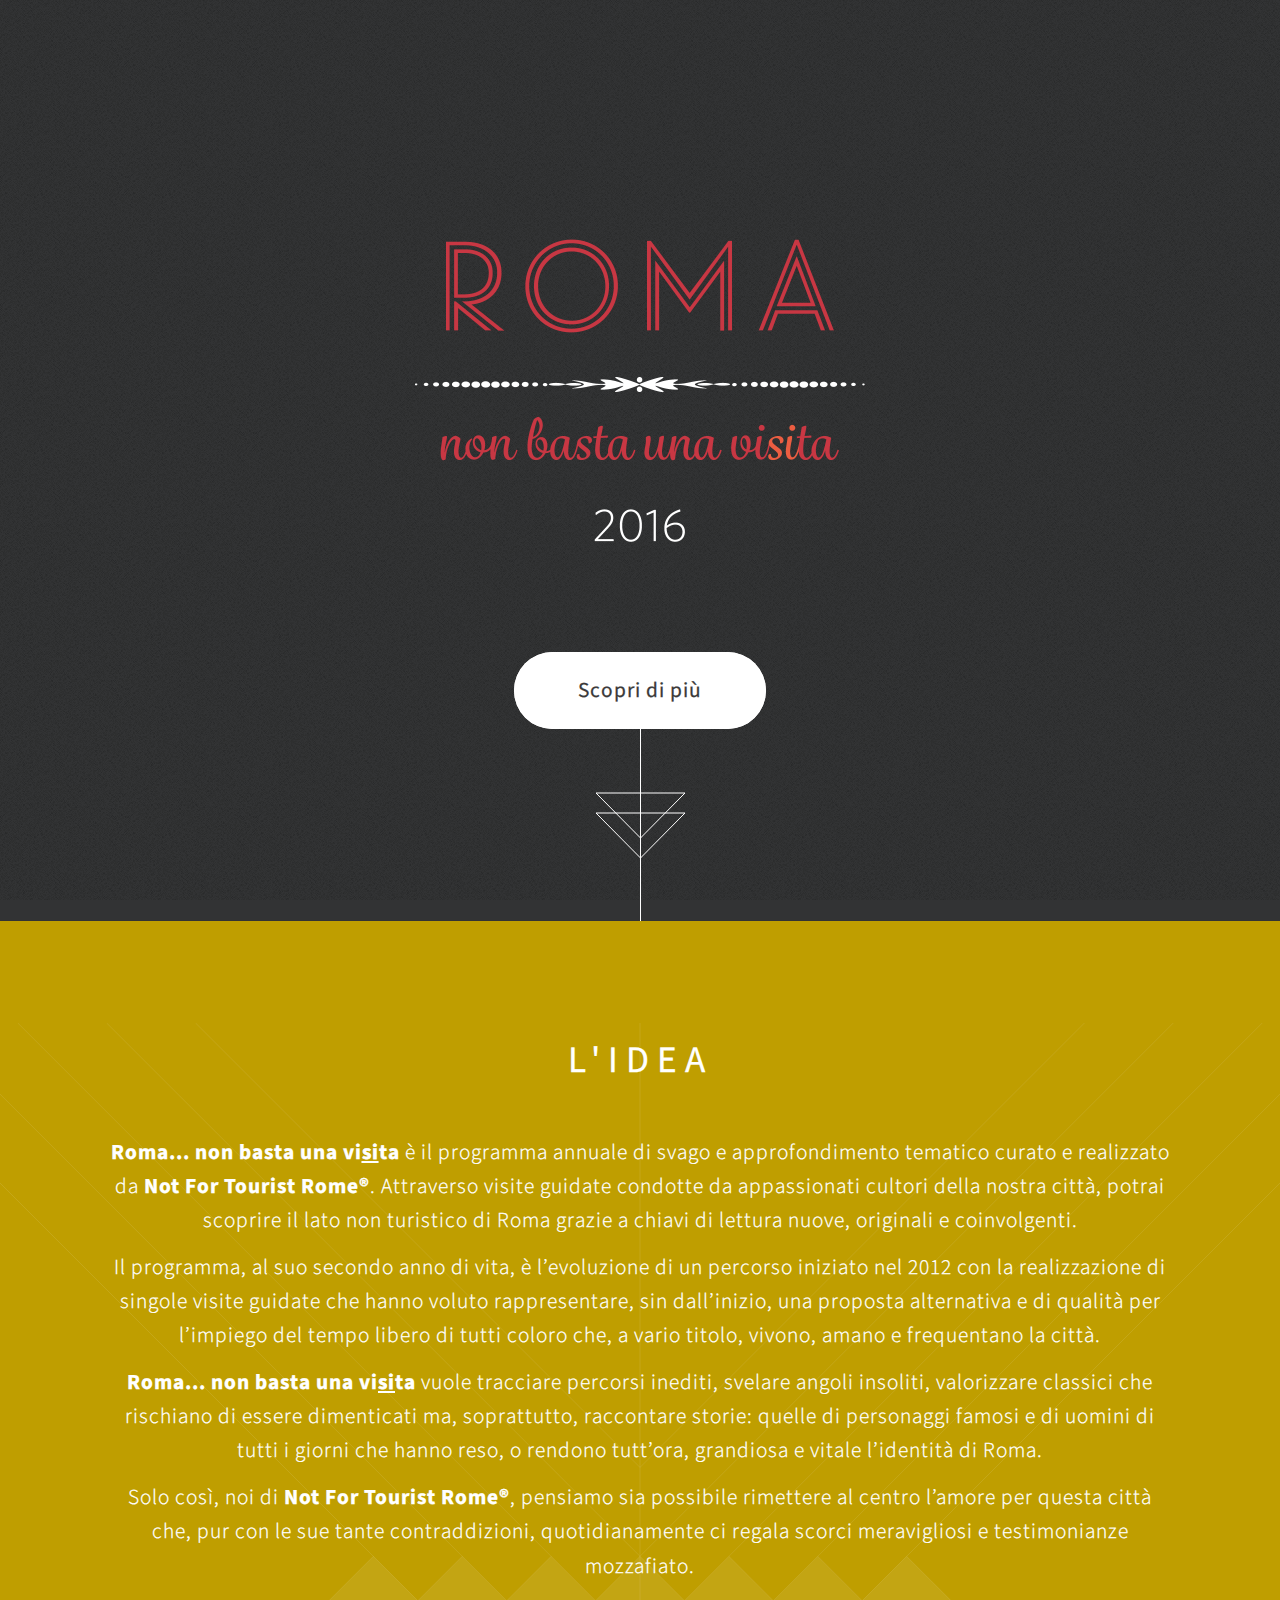
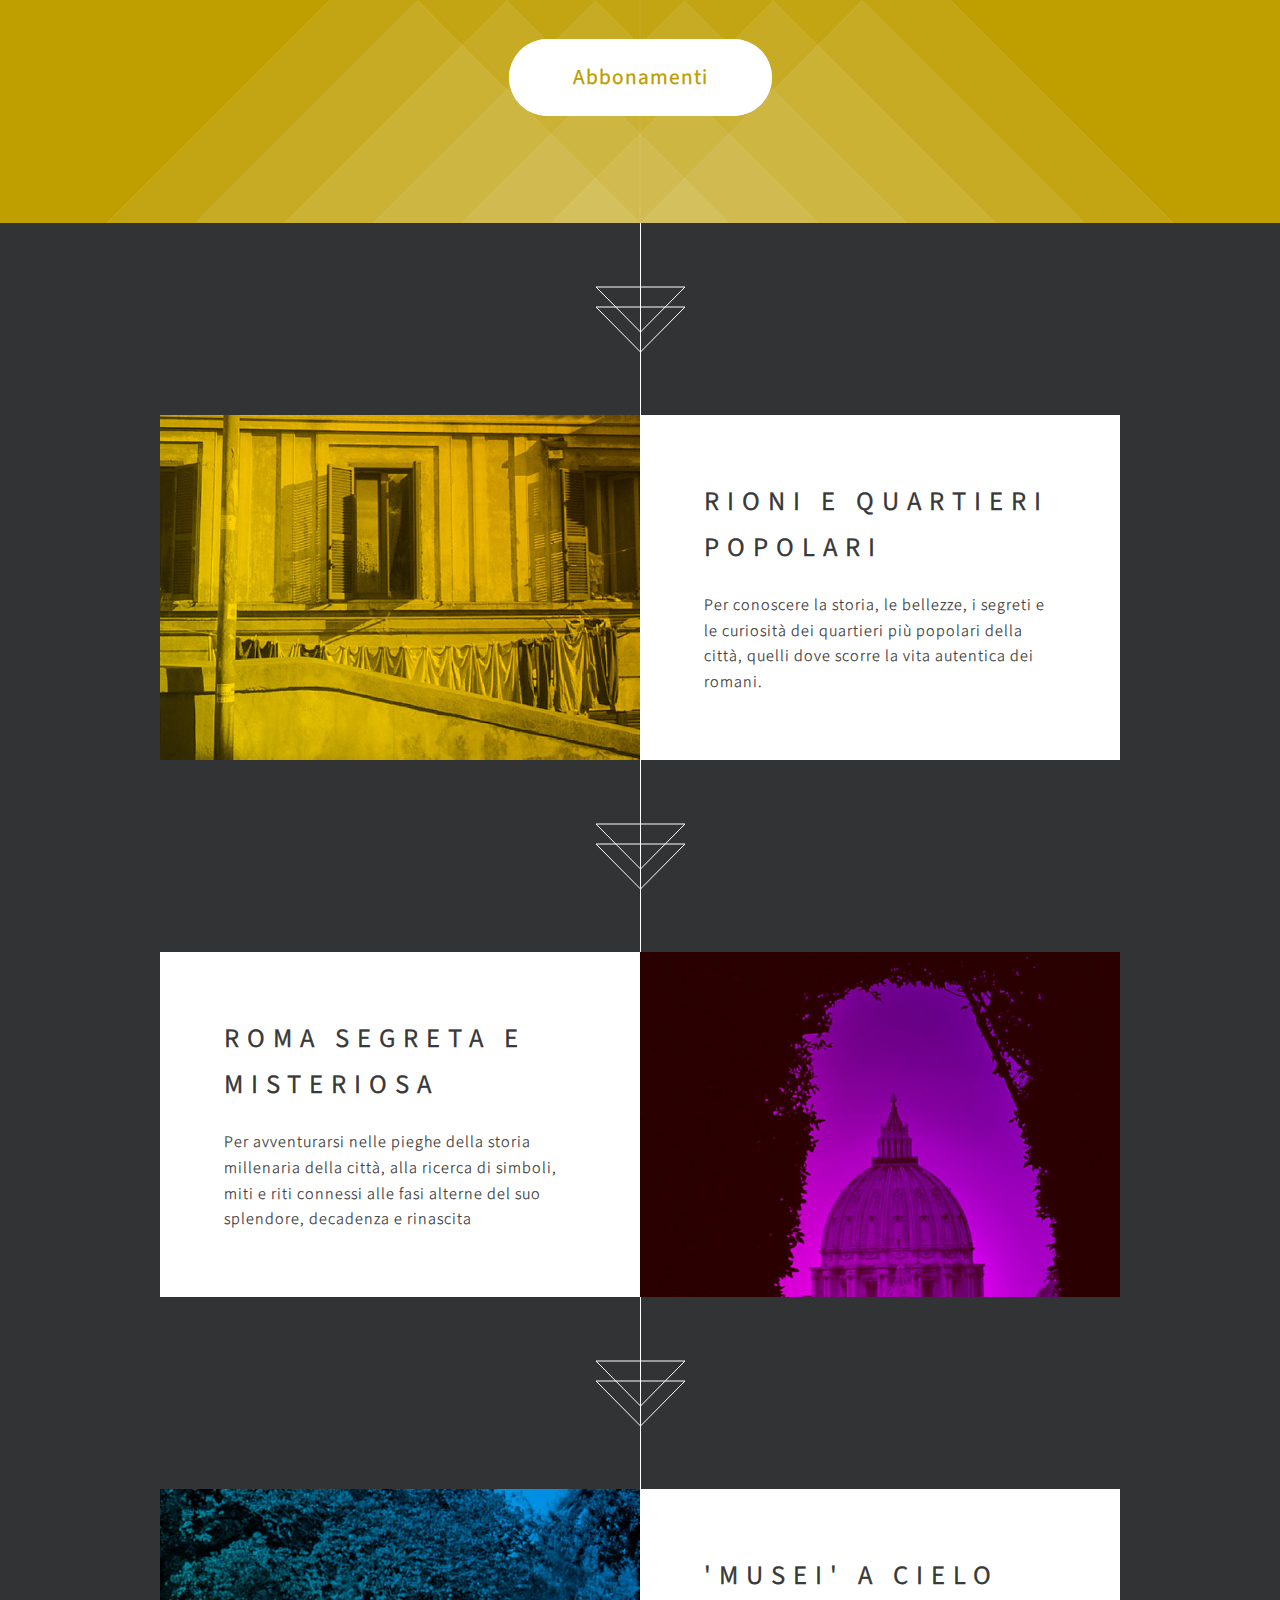
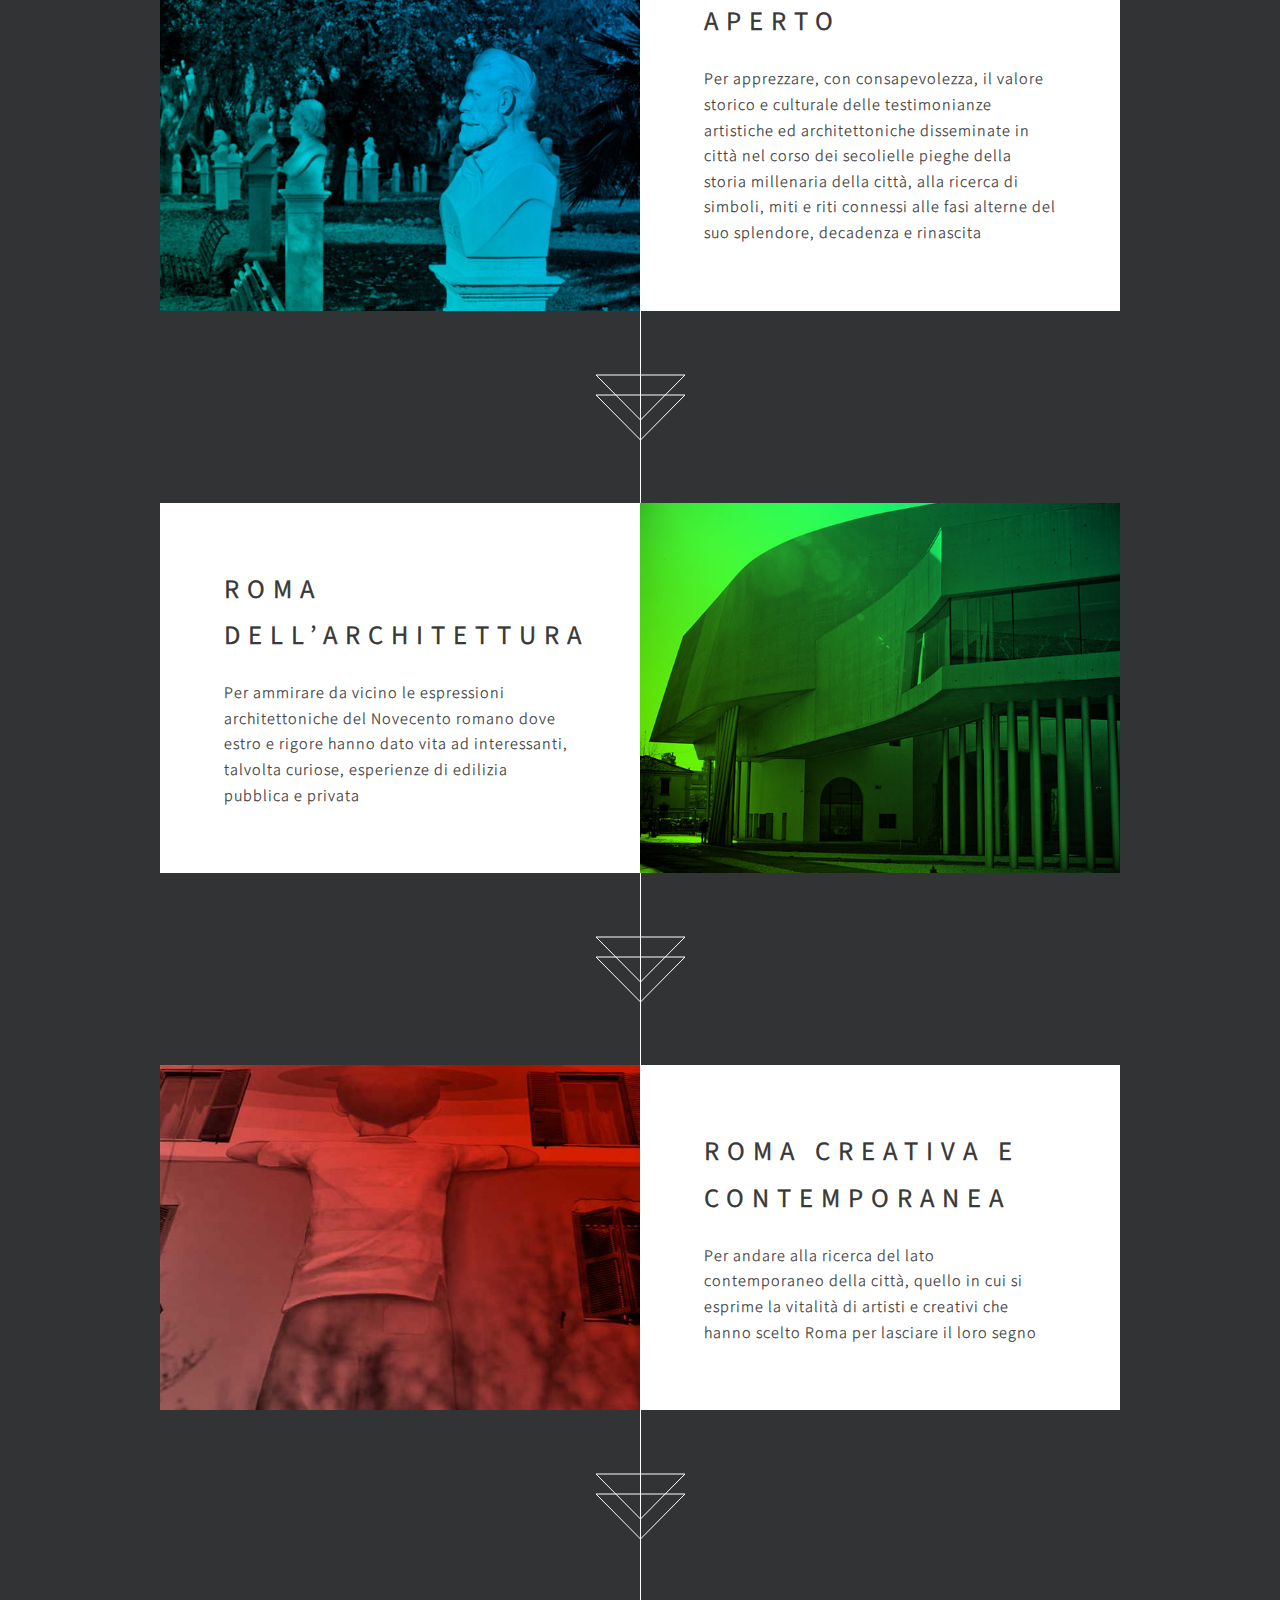
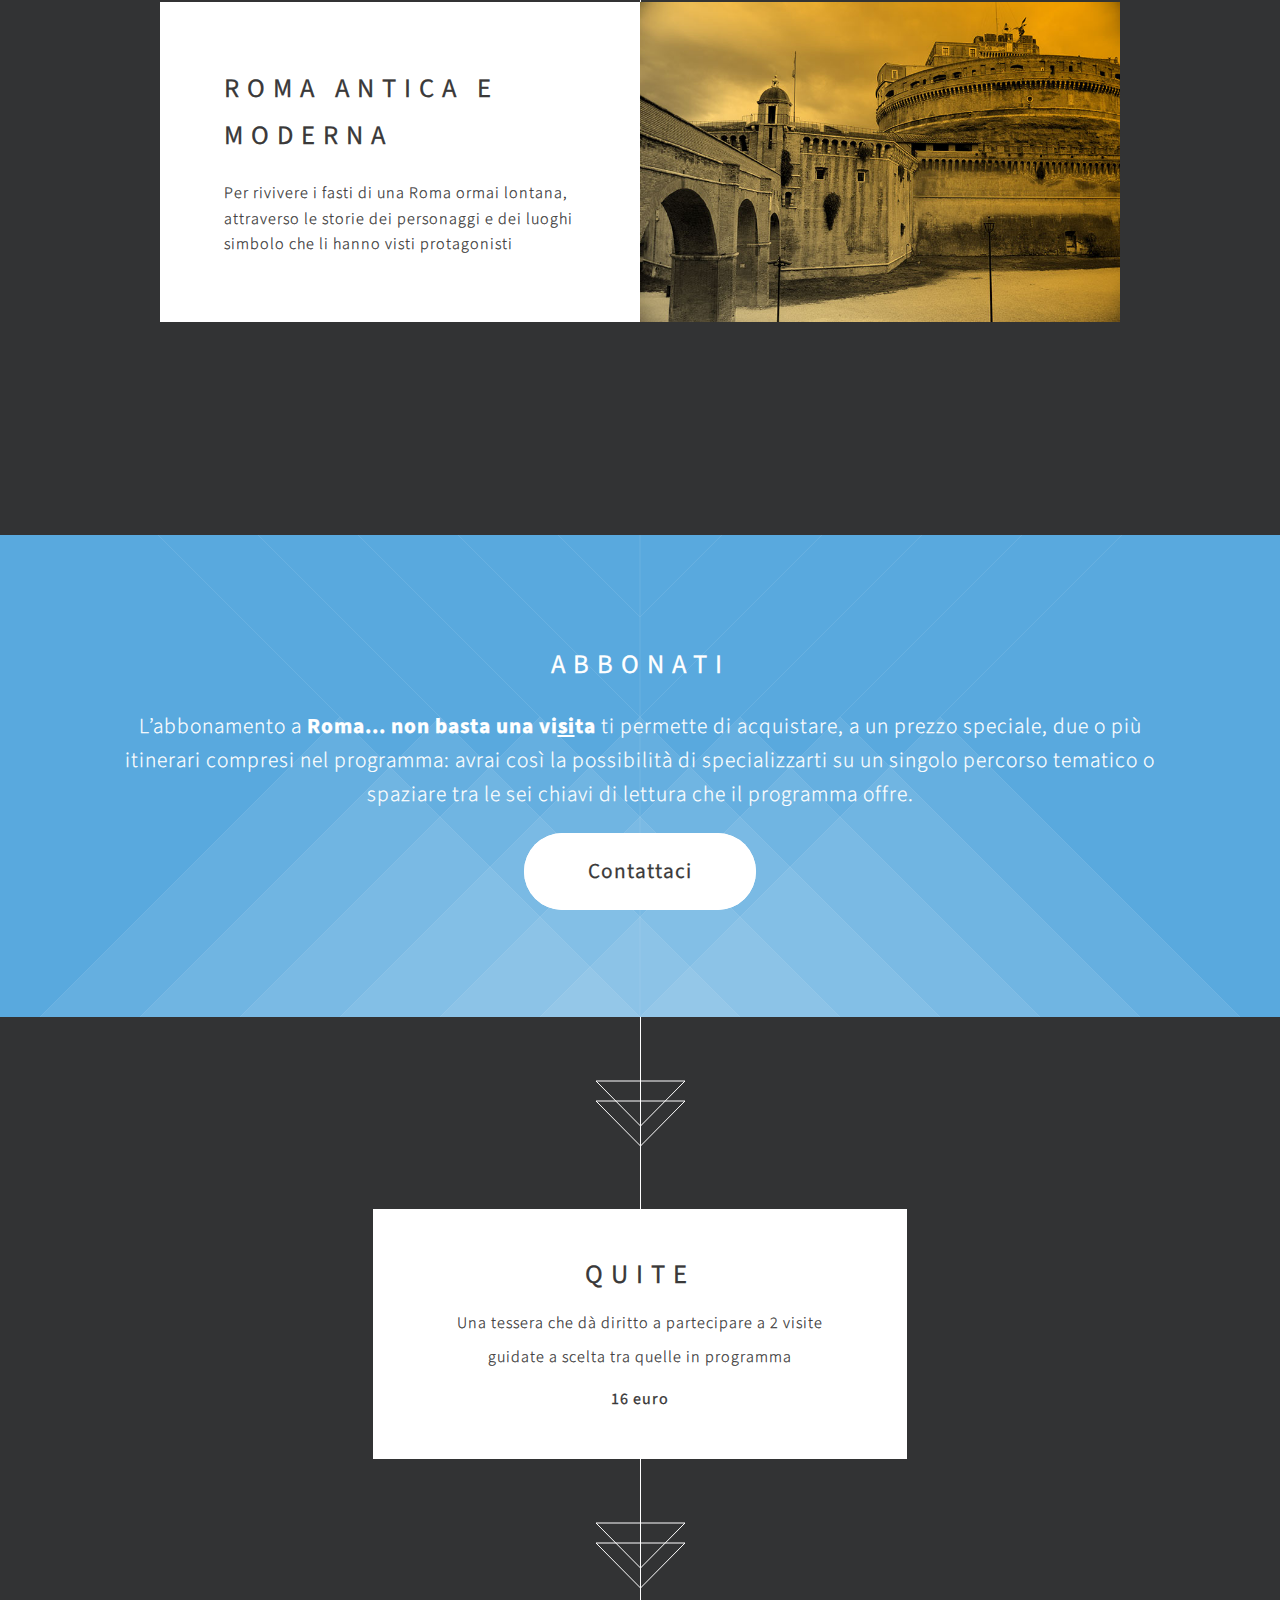
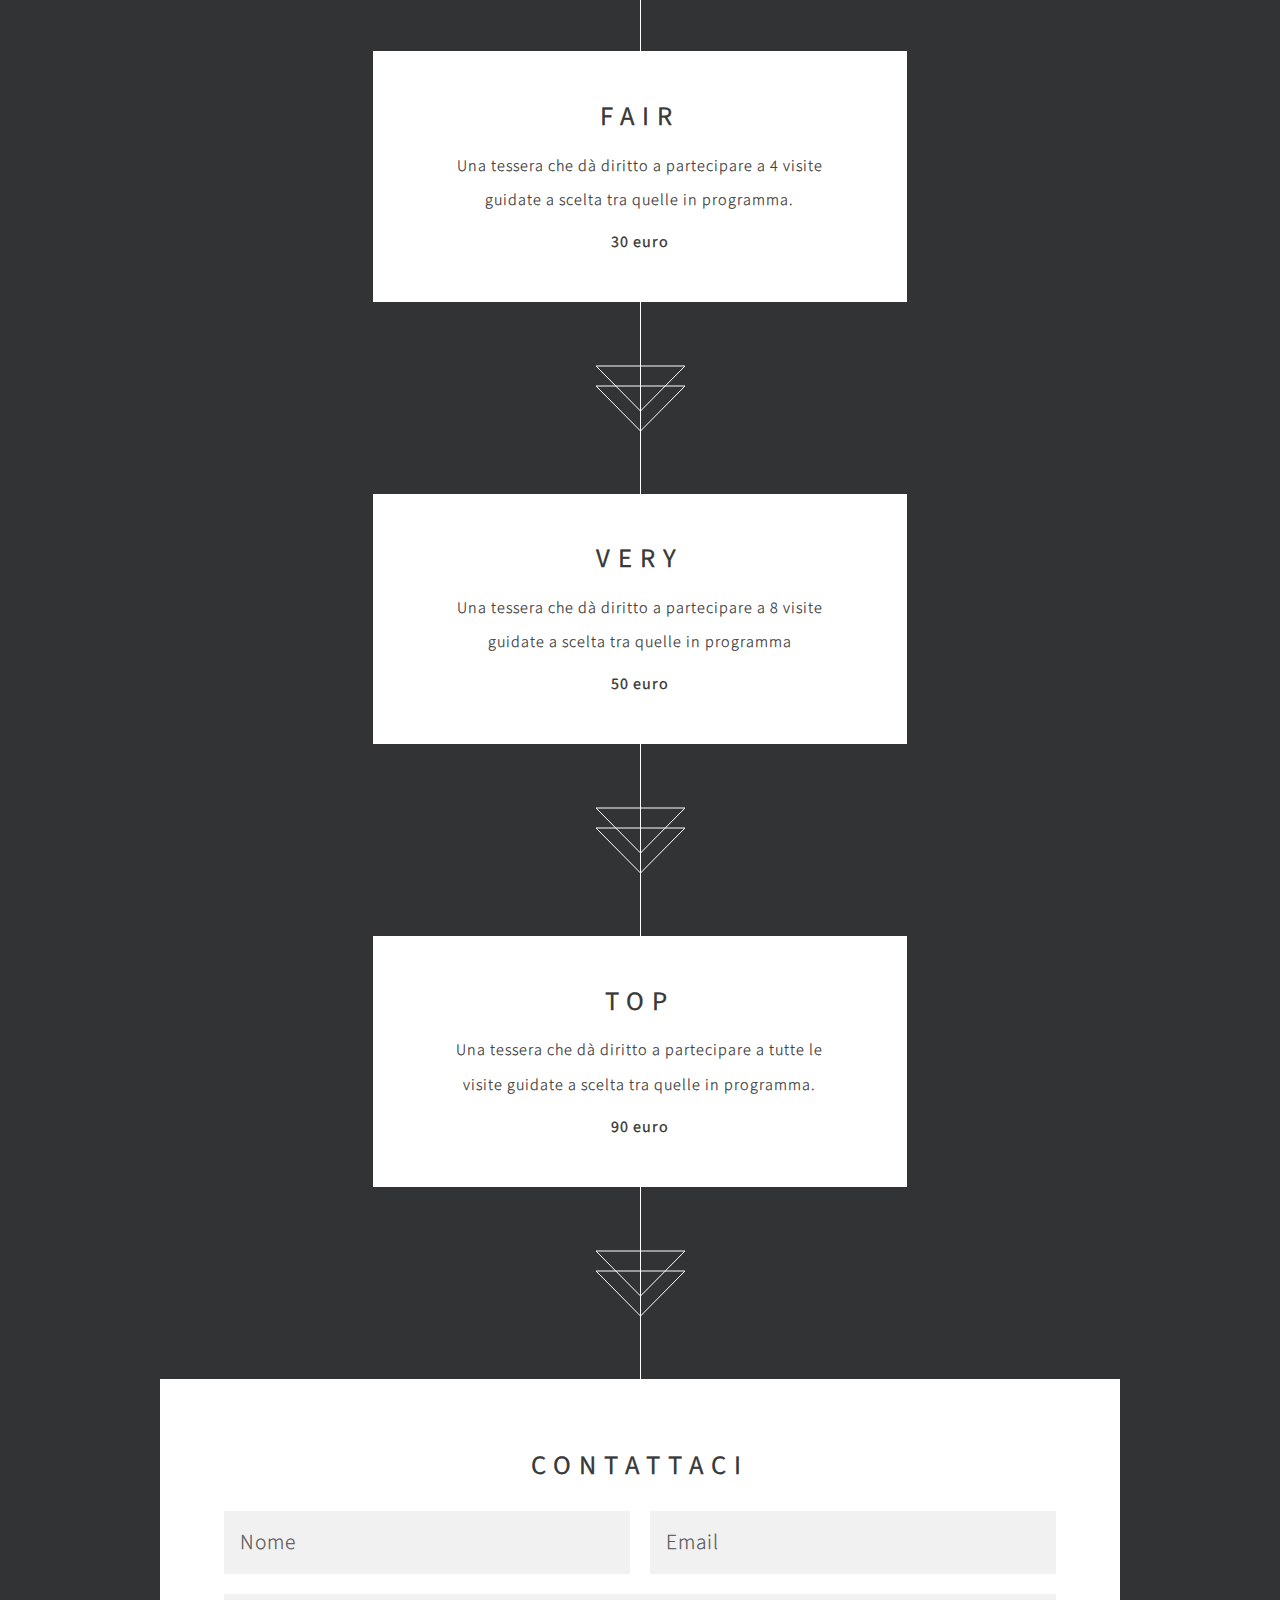
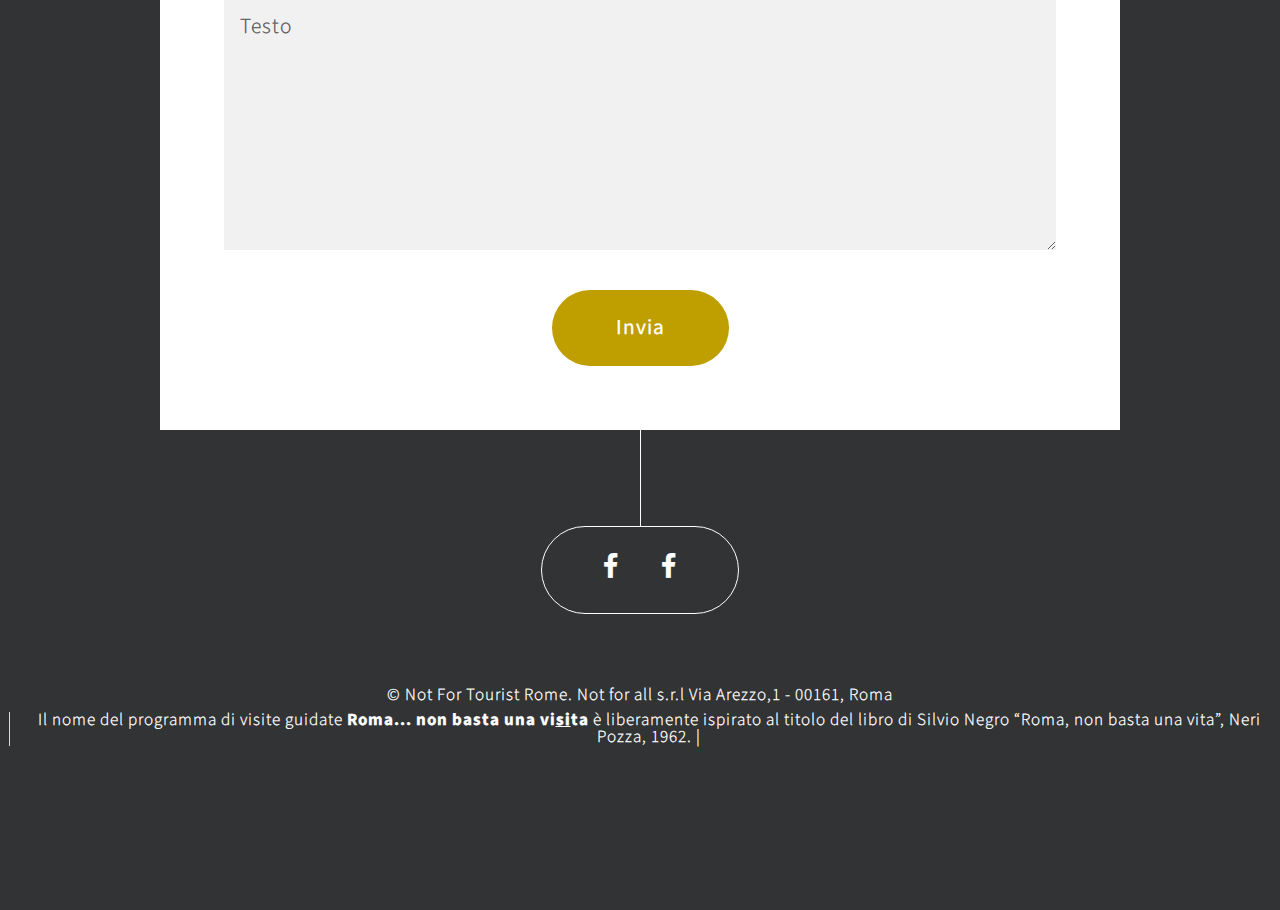
<file: programma2016/index.html>
<!DOCTYPE HTML>
<html>
	<head>
		<title>Roma... non basta una vi{si}ta</title>
		<meta http-equiv="content-type" content="text/html; charset=utf-8" />
		<meta name="description" content="Programma di visite guidate a Roma, a cura del team di Not For Tourist Roma" />
		<meta name="keywords" content="roma, visite, turismo, cosa fare a roma, programma, natale, regalo" />
		<!--[if lte IE 8]><script src="css/ie/html5shiv.js"></script><![endif]-->
		<script src="js/jquery.min.js"></script>
		<script src="js/jquery.scrolly.min.js"></script>
		<script src="js/jquery.poptrox.min.js"></script>
		<script src="js/skel.min.js"></script>
		<script src="js/init.js"></script>
		<noscript>
			<link rel="stylesheet" href="css/skel.css" />
			<link rel="stylesheet" href="css/style.css" />
		</noscript>
		<!--[if lte IE 8]><link rel="stylesheet" href="css/ie/v8.css" /><![endif]-->
	</head>
	<body>

		<!-- Header -->
			<section id="header">
				<header>
					<h1><img class="logo" src="images/logo.png" alt="Roma, non basta una visita" /></h1>
				</header>
				<footer>
					<a href="#banner" class="button style2 scrolly scrolly-centered">Scopri di più</a>
				</footer>
			</section>
		
		<!-- Banner -->
			<section id="banner">
				<div class="text">
				<header>
					<h2>L'idea</h2>
				</header>
				<p><span class="programma">Roma... non basta una vi<span class="special">si</span>ta</span> è il programma annuale di svago e approfondimento tematico curato e realizzato da <span class="programma">Not For Tourist Rome®</span>. Attraverso visite guidate condotte da appassionati cultori della nostra città, potrai scoprire il lato non turistico di Roma grazie a chiavi di lettura nuove, originali e coinvolgenti. </p>
				<p>Il programma, al suo secondo anno di vita, è l’evoluzione di un percorso iniziato nel 2012 con la realizzazione di singole visite guidate che hanno voluto rappresentare, sin dall’inizio, una proposta alternativa e di qualità per l’impiego del tempo libero di tutti coloro che, a vario titolo, vivono, amano e frequentano la città.</p>
				<p><span class="programma">Roma... non basta una vi<span class="special">si</span>ta</span>  vuole tracciare percorsi inediti, svelare angoli insoliti, valorizzare classici che rischiano di essere dimenticati ma, soprattutto, raccontare storie: quelle di personaggi famosi e di uomini di tutti i giorni che hanno reso, o rendono tutt’ora, grandiosa e vitale l’identità di Roma.</p>
				<p>Solo così, noi di <span class="programma">Not For Tourist Rome®</span>, pensiamo sia possibile rimettere al centro l’amore per questa città che, pur con le sue tante contraddizioni, quotidianamente ci regala scorci meravigliosi e testimonianze mozzafiato.</p>
				</div>
				<footer>
					<a href="#banner--second" class="button style2 scrolly">Abbonamenti</a>
				</footer>
			</section>
		
		<!-- Tema 1 -->
			<article id="first" class="container box style1 right">
				<a href="#" class="image fit"><img src="images/pop.jpg" alt="rioni e quartieri popolari" /></a>
				<div class="inner">
					<header>
						<h2 class="temi">Rioni e quartieri popolari</h2>
					</header>
					<p>Per conoscere la storia, le bellezze, i segreti e le curiosità dei quartieri più popolari della città, quelli dove scorre la vita autentica dei romani.</p>
				</div>
			</article>
		
		<!-- Tema 2 -->

			<article class="container box style1 left">
				<a href="#" class="image fit"><img src="images/misteriosa.jpg" alt="“musei” a cielo aperto" /></a>
				<div class="inner">
					<header>
						<h2 class="temi">Roma segreta e misteriosa</h2>
					</header>
					<p>Per avventurarsi nelle pieghe della storia millenaria della città, alla ricerca di simboli, miti e riti connessi alle fasi alterne del suo splendore, decadenza e rinascita</p>
				</div>
			</article>

			<!-- Tema 3 -->
			<article class="container box style1 right">
				<a href="#banner--second" class="image fit"><img src="images/musei.jpg" alt="roma segreta e misteriosa" /></a>
				<div class="inner">
					<header>
						<h2 class="temi">'Musei' a cielo aperto</h2>
					</header>
					<p>Per apprezzare, con consapevolezza, il valore storico e culturale delle testimonianze artistiche ed architettoniche disseminate in città nel corso dei secolielle pieghe della storia millenaria della città, alla ricerca di simboli, miti e riti connessi alle fasi alterne del suo splendore, decadenza e rinascita</p>
				</div>
			</article>

			<!-- Tema 4 -->
			<article class="container box style1 left">
				<a href="#" class="image fit"><img src="images/sotto.jpg" alt="sotto il livello stradale" /></a>
				<div class="inner">
					<header>
						<h2 class="temi">Roma dell’architettura</h2>
					</header>
					<p>Per ammirare da vicino le espressioni architettoniche del Novecento romano dove estro e rigore hanno dato vita ad interessanti, talvolta curiose, esperienze di edilizia pubblica e privata</p>
				</div>
			</article>

			<!-- Tema 5 -->
			<article class="container box style1 right">
				<a href="#" class="image fit"><img src="images/creativa.jpg" alt="roma creativa e contemporanea" /></a>
				<div class="inner">
					<header>
						<h2 class="temi">Roma creativa e contemporanea</h2>
					</header>
					<p>Per andare alla ricerca del lato contemporaneo della città, quello in cui si esprime la vitalità di artisti e creativi che hanno scelto Roma per lasciare il loro segno</p>
				</div>
			</article>

			<!-- Tema 6 -->
			<article class="container box style1 left">
				<a href="#" class="image fit"><img src="images/antica.jpg" alt="" /></a>
				<div class="inner">
					<header>
						<h2 class="temi">Roma antica e moderna</h2>
					</header>
					<p>Per rivivere i fasti di una Roma ormai lontana, attraverso le storie dei personaggi e dei luoghi simbolo che li hanno visti protagonisti</p>
				</div>
			</article>

			<!-- Banner -->
			<section id="banner--second" class="abbonamenti">
				<div class="text">
				<header>
					<h2>Abbonati</h2>
				</header>
				<p>L’abbonamento a <span class="programma">Roma... non basta una vi<span class="special">si</span>ta</span> ti permette di acquistare, a un prezzo speciale, due o più itinerari compresi nel programma: avrai così la possibilità di specializzarti su un singolo percorso tematico o spaziare tra le sei chiavi di lettura che il programma offre.</p>
				</div>
				<footer>
					<a href="#form" class="button button-abbonamenti style2 scrolly">Contattaci</a>
				</footer>
			</section>
		
		<!-- Portfolio -->
			<article class="container box style2 abbonamento">
				<header>
					<h2>Quite</h2>
					<p>Una tessera che dà diritto a partecipare a 2 visite guidate a scelta tra quelle in programma</p>
					<p class="price">16 euro</p>
					</header>
				</article>

				<article class="container box style2 abbonamento">
				<header>
					<h2>Fair</h2>
					<p>Una tessera che dà diritto a partecipare a 4 visite guidate a scelta tra quelle in programma.</p>
					<p class="price">30 euro</p>
				</header>
				</article>

				<article class="container box style2 abbonamento">
				<header>
					<h2>Very</h2>
					<p>Una tessera che dà diritto a partecipare a 8 visite guidate a scelta tra quelle in programma</p>
					<p class="price">50 euro</p>
				</header>
				</article>


				<article class="container box style2 abbonamento">
				<header>
					<h2>TOP</h2>
					<p>Una tessera che dà diritto a partecipare a tutte le visite guidate a scelta tra quelle in programma.</p>
					<p class="price">90 euro</p>
				</header>
				</article>

		
		<!-- Contact -->
			<article class="container box style3" id="form">
				<header>
					<h2>Contattaci</h2>
					<!-- <p>O scarica la nostra <a href="http://notfortouristrome.com/programma2015/programma2015.pdf">brochure</a></p> -->
				</header>
				<form method="post" action="email.php">
					<div class="row 50%">
						<div class="6u"><input type="text" class="text" name="name" placeholder="Nome" /></div>
						<div class="6u"><input type="text" class="text" name="email" placeholder="Email" /></div>
					</div>
					<div class="row 50%">
						<div class="12u">
							<textarea name="message" placeholder="Testo"></textarea>
						</div>
					</div>
					<div class="row">
						<div class="12u">
							<ul class="actions">
								<li><input type="submit" value="Invia" /></li>
							</ul>
						</div>
					</div>
				</form>
			</article>
		
		<section id="footer">
			<ul class="icons">
				<li><a href="https://www.facebook.com/pages/Not-For-Tourist-Rome-People/301332016610833?fref=ts" class="icon fa-facebook"><span class="label">Facebook Page</span></a></li>
				<li><a href="https://www.facebook.com/notfortourist.rome?fref=ts" class="icon fa-facebook"><span class="label">Facebook Profile</span></a></li>
			</ul>
			<div class="copyright">
				<ul class="menu">
					<li>&copy; Not For Tourist Rome. <small>Not for all s.r.l Via Arezzo,1 - 00161, Roma</small></li><li>Il nome del programma di visite guidate <span class="programma">Roma... non basta una vi<span class="special">si</span>ta</span> è liberamente ispirato al titolo del libro di Silvio Negro “Roma, non basta una vita”, Neri Pozza, 1962. |</li>
				</ul>
			</div>
		</section>

	</body>
</html>
</file>
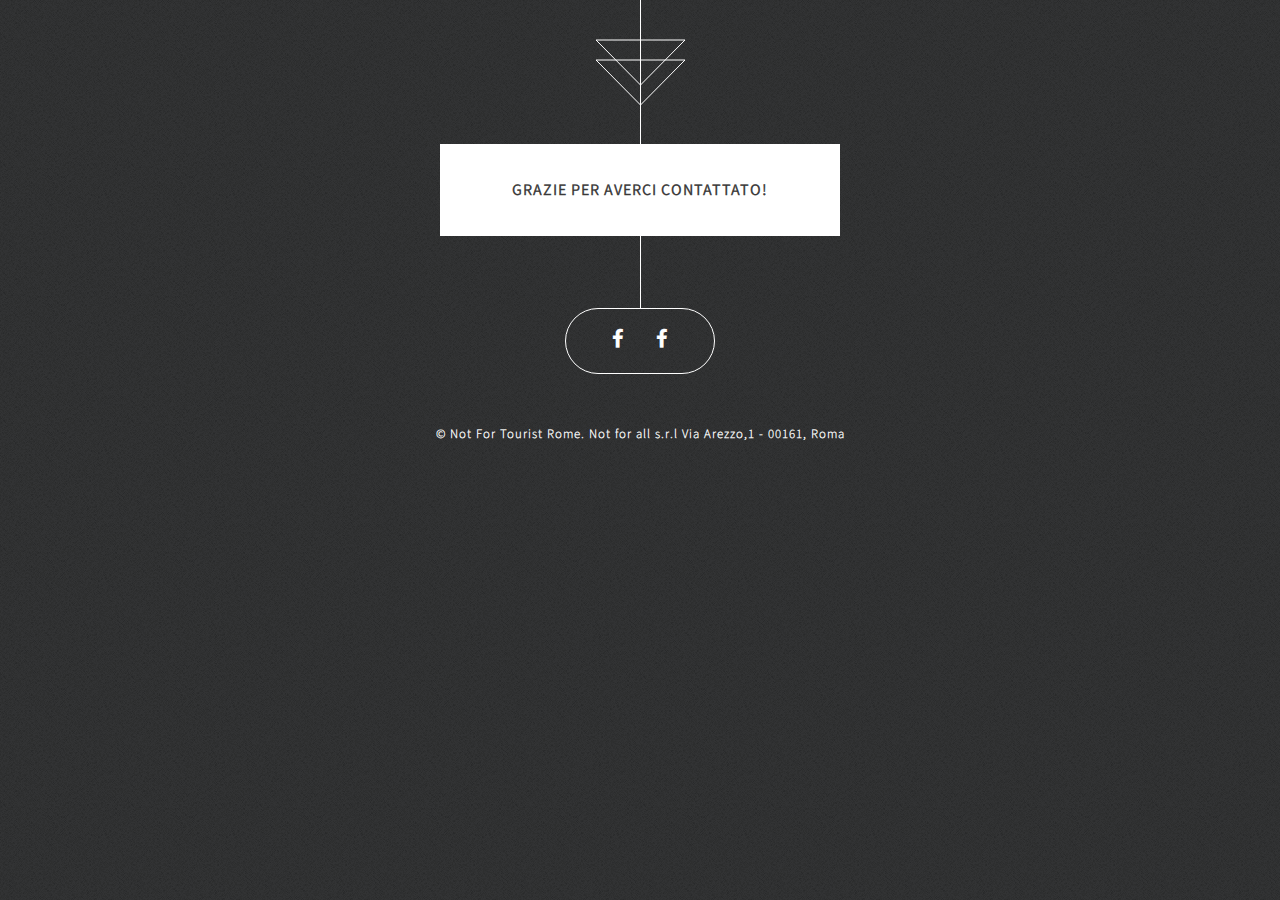
<file: programma2016/thankyou.html>
<!DOCTYPE HTML>
<html>
  <head>
    <title>Roma... non basta una vi{si}ta</title>
    <meta http-equiv="content-type" content="text/html; charset=utf-8" />
    <meta name="description" content="" />
    <meta name="keywords" content="" />
    <!--[if lte IE 8]><script src="css/ie/html5shiv.js"></script><![endif]-->
      <link rel="stylesheet" href="css/skel.css" />
      <link rel="stylesheet" href="css/style.css" />
    <!--[if lte IE 8]><link rel="stylesheet" href="css/ie/v8.css" /><![endif]-->
  </head>
  <body>
    <article class="container box style" id="thankyou">
    <h1>Grazie per averci contattato!</h1>
    <!-- <p><a href="http://notfortouristrome.com/programma2015/programma2015.pdf">brochure</a></p> -->
    </article>
  </body>
  </head>

  <footer id="footer">
      <ul class="icons">
        <li><a href="https://www.facebook.com/pages/Not-For-Tourist-Rome-People/301332016610833?fref=ts" class="icon fa-facebook"><span class="label">Facebook Page</span></a></li>
        <li><a href="https://www.facebook.com/notfortourist.rome?fref=ts" class="icon fa-facebook"><span class="label">Facebook Profile</span></a></li>
      </ul>
      <div class="copyright">
        <ul class="menu">
          <li>&copy; Not For Tourist Rome. <small>Not for all s.r.l Via Arezzo,1 - 00161, Roma</small></li>
        </ul>
      </div>
    </footer>
  </html>
</file>
<file: programma2016/css/ie/v8.css>
/*
	Overflow by HTML5 UP
	html5up.net | @n33co
	Free for personal and commercial use under the CCA 3.0 license (html5up.net/license)
*/

/*********************************************************************************/
/* Basic                                                                         */
/*********************************************************************************/

	body
	{
		background-image:		url('../../images/bg.jpg');
		background-repeat:		no-repeat;
		background-size:		cover;
		background-position: 	auto;
		background-attachment:	scroll;
		-ms-behavior: url('css/ie/backgroundsize.min.htc');
	}

	/* Section/Article */

		section,
		article
		{
		}
		
			section > .last-child,
			article > .last-child
			{
				margin-bottom: 0;
			}

			section.last-child,
			article.last-child
			{
				margin-bottom: 0;
			}

	/* Button */

		input[type="button"],
		input[type="submit"],
		input[type="reset"],
		.button
		{
			position: relative;
			-ms-behavior: url('css/ie/PIE.htc');
		}

			input[type="button"].style2,
			input[type="submit"].style2,
			input[type="reset"].style2,
			.button.style2
			{
			}

				input[type="button"].style2:hover,
				input[type="submit"].style2:hover,
				input[type="reset"].style2:hover,
				.button.style2:hover
				{
					color: #35b88f !important;
				}
			
			input[type="button"].style3,
			input[type="submit"].style3,
			input[type="reset"].style3,
			.button.style3
			{
				background: #fefefe;
				border: solid 1px #dad9d9;
			}
			
/*********************************************************************************/
/* Footer                                                                        */
/*********************************************************************************/

	#footer
	{
	}

		#footer .icons
		{
			position: relative;
			-ms-behavior: url('css/ie/PIE.htc');
		}
		
/*********************************************************************************/
/* Header                                                                        */
/*********************************************************************************/

	#header
	{
	}
	
		#header header
		{
		}

			#header header p
			{
				border-top: solid 1px #888;
			}
</file>
<file: programma2016/css/skel.css>
/* Resets (http://meyerweb.com/eric/tools/css/reset/ | v2.0 | 20110126 | License: none (public domain)) */

	html,body,div,span,applet,object,iframe,h1,h2,h3,h4,h5,h6,p,blockquote,pre,a,abbr,acronym,address,big,cite,code,del,dfn,em,img,ins,kbd,q,s,samp,small,strike,strong,sub,sup,tt,var,b,u,i,center,dl,dt,dd,ol,ul,li,fieldset,form,label,legend,table,caption,tbody,tfoot,thead,tr,th,td,article,aside,canvas,details,embed,figure,figcaption,footer,header,hgroup,menu,nav,output,ruby,section,summary,time,mark,audio,video{margin:0;padding:0;border:0;font-size:100%;font:inherit;vertical-align:baseline;}article,aside,details,figcaption,figure,footer,header,hgroup,menu,nav,section{display:block;}body{line-height:1;}ol,ul{list-style:none;}blockquote,q{quotes:none;}blockquote:before,blockquote:after,q:before,q:after{content:'';content:none;}table{border-collapse:collapse;border-spacing:0;}body{-webkit-text-size-adjust:none}

/* Box Model */

	*, *:before, *:after {
		-moz-box-sizing: border-box;
		-webkit-box-sizing: border-box;
		box-sizing: border-box;
	}

/* Container */

	body {
		/* min-width: (containers) */
		min-width: 1200px;
	}

	.container {
		margin-left: auto;
		margin-right: auto;
		
		/* width: (containers) */
		width: 1200px;
	}

	/* Modifiers */

		/* 125% */
			.container.\31 25\25 {
				width: 100%;
				
				/* max-width: (containers * 1.25) */
				max-width: 1500px;

				/* min-width: (containers) */
				min-width: 1200px;
			}

		/* 75% */
			.container.\37 5\25 {
				
				/* width: (containers * 0.75) */
				width: 900px;

			}

		/* 50% */
			.container.\35 0\25 {
				
				/* width: (containers * 0.50) */
				width: 600px;

			}

		/* 25% */
			.container.\32 5\25 {
				
				/* width: (containers * 0.25) */
				width: 300px;

			}

/* Grid */

	.row > * {
		float: left;
	}
	
	.row:after, .row:before {
		content: '';
		display: block;
		clear: both;
		height: 0;
	}
	
	.row.uniform > * > :first-child {
		margin-top: 0;
	}
	
	.row.uniform > * > :last-child {
		margin-bottom: 0;
	}

	/* Gutters */

		/* Normal */
		
			.row > * {
				/* padding: (gutters.horizontal) 0 0 (gutters.vertical) */
				padding: 40px 0 0 40px;
			}

			.row {
				/* margin: -(gutters.horizontal) 0 0 -(gutters.vertical) */
				margin: -40px 0 0 -40px;
			}
			
			.row.uniform > * {
				/* padding: (gutters.vertical) 0 0 (gutters.vertical) */
				padding: 40px 0 0 40px;
			}

			.row.uniform {
				/* margin: -(gutters.vertical) 0 0 -(gutters.vertical) */
				margin: -40px 0 0 -40px;
			}
			
		/* 200% */
		
			.row.\32 00\25 > * {
				/* padding: (gutters.horizontal) 0 0 (gutters.vertical) */
				padding: 80px 0 0 80px;
			}

			.row.\32 00\25 {
				/* margin: -(gutters.horizontal) 0 0 -(gutters.vertical) */
				margin: -80px 0 0 -80px;
			}

			.row.uniform.\32 00\25 > * {
				/* padding: (gutters.vertical) 0 0 (gutters.vertical) */
				padding: 80px 0 0 80px;
			}

			.row.uniform.\32 00\25 {
				/* margin: -(gutters.vertical) 0 0 -(gutters.vertical) */
				margin: -80px 0 0 -80px;
			}

		/* 150% */
		
			.row.\31 50\25 > * {
				/* padding: (gutters.horizontal) 0 0 (gutters.vertical) */
				padding: 60px 0 0 60px;
			}

			.row.\31 50\25 {
				/* margin: -(gutters.horizontal) 0 0 -(gutters.vertical) */
				margin: -60px 0 0 -60px;
			}

			.row.uniform.\31 50\25 > * {
				/* padding: (gutters.vertical) 0 0 (gutters.vertical) */
				padding: 60px 0 0 60px;
			}

			.row.uniform.\31 50\25 {
				/* margin: -(gutters.vertical) 0 0 -(gutters.vertical) */
				margin: -60px 0 0 -60px;
			}

		/* 50% */
		
			.row.\35 0\25 > * {
				/* padding: (gutters.horizontal) 0 0 (gutters.vertical) */
				padding: 20px 0 0 20px;
			}

			.row.\35 0\25 {
				/* margin: -(gutters.horizontal) 0 0 -(gutters.vertical) */
				margin: -20px 0 0 -20px;
			}

			.row.uniform.\35 0\25 > * {
				/* padding: (gutters.vertical) 0 0 (gutters.vertical) */
				padding: 20px 0 0 20px;
			}

			.row.uniform.\35 0\25 {
				/* margin: -(gutters.vertical) 0 0 -(gutters.vertical) */
				margin: -20px 0 0 -20px;
			}

		/* 25% */
		
			.row.\32 5\25 > * {
				/* padding: (gutters.horizontal) 0 0 (gutters.vertical) */
				padding: 10px 0 0 10px;
			}

			.row.\32 5\25 {
				/* margin: -(gutters.horizontal) 0 0 -(gutters.vertical) */
				margin: -10px 0 0 -10px;
			}

			.row.uniform.\32 5\25 > * {
				/* padding: (gutters.vertical) 0 0 (gutters.vertical) */
				padding: 10px 0 0 10px;
			}

			.row.uniform.\32 5\25 {
				/* margin: -(gutters.vertical) 0 0 -(gutters.vertical) */
				margin: -10px 0 0 -10px;
			}

		/* 0% */
		
			.row.\30 \25 > * {
				/* padding: (gutters.horizontal) 0 0 (gutters.vertical) */
				padding: 0;
			}

			.row.\30 \25 {
				/* margin: -(gutters.horizontal) 0 0 -(gutters.vertical) */
				margin: 0;
			}

	/* Cells */

		.\31 2u, .\31 2u\24, .\31 2u\28 1\29, .\31 2u\24\28 1\29 { width: 100%; clear: none; }
		.\31 1u, .\31 1u\24, .\31 1u\28 1\29, .\31 1u\24\28 1\29 { width: 91.6666666667%; clear: none; }
		.\31 0u, .\31 0u\24, .\31 0u\28 1\29, .\31 0u\24\28 1\29 { width: 83.3333333333%; clear: none; }
		.\39 u, .\39 u\24, .\39 u\28 1\29, .\39 u\24\28 1\29 { width: 75%; clear: none; }
		.\38 u, .\38 u\24, .\38 u\28 1\29, .\38 u\24\28 1\29 { width: 66.6666666667%; clear: none; }
		.\37 u, .\37 u\24, .\37 u\28 1\29, .\37 u\24\28 1\29 { width: 58.3333333333%; clear: none; }
		.\36 u, .\36 u\24, .\36 u\28 1\29, .\36 u\24\28 1\29 { width: 50%; clear: none; }
		.\35 u, .\35 u\24, .\35 u\28 1\29, .\35 u\24\28 1\29 { width: 41.6666666667%; clear: none; }
		.\34 u, .\34 u\24, .\34 u\28 1\29, .\34 u\24\28 1\29 { width: 33.3333333333%; clear: none; }
		.\33 u, .\33 u\24, .\33 u\28 1\29, .\33 u\24\28 1\29 { width: 25%; clear: none; }
		.\32 u, .\32 u\24, .\32 u\28 1\29, .\32 u\24\28 1\29 { width: 16.6666666667%; clear: none; }
		.\31 u, .\31 u\24, .\31 u\28 1\29, .\31 u\24\28 1\29 { width: 8.3333333333%; clear: none; }

		.\31 2u\24 + *, .\31 2u\24\28 1\29 + *,
		.\31 1u\24 + *, .\31 1u\24\28 1\29 + *,
		.\31 0u\24 + *, .\31 0u\24\28 1\29 + *,
		.\39 u\24 + *, .\39 u\24\28 1\29 + *,
		.\38 u\24 + *, .\38 u\24\28 1\29 + *,
		.\37 u\24 + *, .\37 u\24\28 1\29 + *,
		.\36 u\24 + *, .\36 u\24\28 1\29 + *,
		.\35 u\24 + *, .\35 u\24\28 1\29 + *,
		.\34 u\24 + *, .\34 u\24\28 1\29 + *,
		.\33 u\24 + *, .\33 u\24\28 1\29 + *,
		.\32 u\24 + *, .\32 u\24\28 1\29 + *,
		.\31 u\24  + *,  .\31 u\24\28 1\29 + * {
			clear: left;
		}
			
		.\-11u { margin-left: 91.6666666667% }
		.\-10u { margin-left: 83.3333333333% }
		.\-9u { margin-left: 75% }
		.\-8u { margin-left: 66.6666666667% }
		.\-7u { margin-left: 58.3333333333% }
		.\-6u { margin-left: 50% }
		.\-5u { margin-left: 41.6666666667% }
		.\-4u { margin-left: 33.3333333333% }
		.\-3u { margin-left: 25% }
		.\-2u { margin-left: 16.6666666667% }
		.\-1u { margin-left: 8.3333333333% }
</file>
<file: programma2016/css/style.css>
@charset 'UTF-8';
@import url('http://fonts.googleapis.com/css?family=Source+Sans+Pro:300,300italic,400,600');
@import url('font-awesome.min.css');

/*
	Overflow by HTML5 UP
	html5up.net | @n33co
	Free for personal and commercial use under the CCA 3.0 license (html5up.net/license)
*/

/*********************************************************************************/
/* Basic                                                                         */
/*********************************************************************************/

	body
	{
		background: #323334;
		background-image:	url('images/overlay.png');
		background-repeat: repeat,	no-repeat;
		background-size: auto, cover;
		background-position: 	top left, center 0;
		background-attachment:	fixed, fixed;
	}

		body.is-scroll
		{
			background-attachment: scroll,	scroll;
			background-size: auto,	100% auto;
		}

		body.is-loading *
		{
			-moz-transition: none !important;
			-webkit-transition: none !important;
			-o-transition: none !important;
			-ms-transition: none !important;
			transition: none !important;
			-moz-animation: none !important;
			-webkit-animation: none !important;
			-o-animation: none !important;
			-ms-animation: none !important;
			animation: none !important;
		}

	body,input,textarea,select
	{
		font-family: 'Source Sans Pro', sans-serif;
		font-size: 16px;
		line-height: 1.6em;
		font-weight: 300;
		letter-spacing: 1px;
		color: #3a3939;
		text-shadow: 0 0 0.5px rgba(58,57,57,0.25);
		-webkit-text-stroke: 0.25px;
	}

	h1,h2,h3,h4,h5,h6
	{
		font-weight: 400;
		text-transform: uppercase;
		line-height: 1.75em;
	}
	
		h1 a, h2 a, h3 a, h4 a, h5 a, h6 a
		{
			color: inherit;
			text-decoration: none;
		}
		
	h2
	{
		font-size: 1.25em;
		letter-spacing: 8px;
	}
	
	h3
	{
		font-size: 1em;
		letter-spacing: 5px;
	}
		
	strong, b
	{
		font-weight: 400;
	}
	
	em, i
	{
		font-style: italic;
	}

	a
	{
		/*color: #35b88f;*/
		color: #BF9E00;
		text-shadow: 0 0 0.5px rgba(53,184,143,0.25);
		-moz-transition: border-color 0.35s ease-in-out, color 0.35s ease-in-out;
		-webkit-transition: border-color 0.35s ease-in-out, color 0.35s ease-in-out;
		-o-transition: border-color 0.35s ease-in-out, color 0.35s ease-in-out;
		-ms-transition: border-color 0.35s ease-in-out, color 0.35s ease-in-out;
		transition: border-color 0.35s ease-in-out, color 0.35s ease-in-out;
		text-decoration: none;
		border-bottom: dotted 1px rgba(53,184,143,0.5);
	}
	
		a:hover
		{
			border-bottom-color: rgba(53,184,143,0);
		}

	sub
	{
		position: relative;
		top: 0.5em;
		font-size: 0.8em;
	}
	
	sup
	{
		position: relative;
		top: -0.5em;
		font-size: 0.8em;
	}
	
	hr
	{
		border: 0;
		border-top: solid 1px #dad9d9;
		margin: 2em 0 2em 0;
	}
	
	blockquote
	{
		border-left: solid 0.5em #eae9e9;
		padding: 1em 0 1em 2em;
		font-style: italic;
	}
	
	p, ul, ol, dl, table
	{
		margin-bottom: 1em;
	}

	header
	{
		margin-bottom: 1em;
	}
	
		header p
		{
			display: block;
			margin: 0.5em 0 0 0;
			padding: 0 0 1.5em 0;
		}
		
	footer
	{
		margin-top: 1em;
	}

	br.clear
	{
		clear: both;
	}

	/* Sections/Article */
	
		section,
		article
		{
			margin-bottom: 3em;
		}
		
			section > :last-child,
			article > :last-child
			{
				margin-bottom: 0;
			}

			section:last-child,
			article:last-child
			{
				margin-bottom: 0;
			}

			.row > section,
			.row > article
			{
				margin-bottom: 0;
			}

	/* Image */

		.image
		{
			display: inline-block;
			border: 0;
		}
		
			.image img
			{
				display: block;
				width: 100%;
			}

			.image.featured
			{
				display: block;
				width: 100%;
				margin: 0 0 2em 0;
			}
			
			.image.fit
			{
				display: block;
				width: 100%;
			}
			
			.image.left
			{
				float: left;
				margin: 0 2em 2em 0;
			}
			
			.image.centered
			{
				display: block;
				margin: 0 0 2em 0;
			}

				.image.centered img
				{
					margin: 0 auto;
					width: auto;
				}

	/* List */

		ul
		{
		}

			ul.default
			{
				list-style: disc;
				padding-left: 1em;
			}
			
				ul.default li
				{
					padding-left: 1.5em;
					margin-top: 1.5em;
				}		
				
				ul.default li:first-child
				{
					margin-top: 0;
				}

			ul.icons
			{
				cursor: default;
			}	
			
				ul.icons li
				{
					display: inline-block;
				}
				
					ul.icons a
					{
						display: inline-block;
						width: 2.5em;
						height: 2.5em;
						line-height: 2.5em;
						text-align: center;
						border: 0;
					}

			ul.menu
			{
				cursor: default;
			}
			
				ul.menu li
				{
					display: inline-block;
					line-height: 1em;
					border-left: solid 1px #dad9d9;
					padding: 0 0 0 0.5em;
					margin: 0 0 0 0.5em;
				}
				
				ul.menu li:first-child
				{
					border-left: 0;
					padding-left: 0;
					margin-left: 0;
				}

			ul.actions
			{
				cursor: default;
			}
			
				ul.actions li
				{
					display: inline-block;
					margin: 0 0 0 0.5em;
				}
				
				ul.actions li:first-child
				{
					margin-left: 0;
				}

		ol
		{
		}

			ol.default
			{
				list-style: decimal;
				padding-left: 1.25em;
			}

				ol.default li
				{
					padding-left: 1.25em;
					margin-top: 1.5em;
				}

				ul.default li:first-child
				{
					margin-top: 0;
				}

	/* Form */

		form
		{
		}
		
			form label
			{
				display: block;
				margin: 0 0 0.5em 0;
			}
		
			form input[type="text"],
			form input[type="email"],
			form input[type="password"],
			form select,
			form textarea
			{
				-webkit-appearance: none;
				display: block;
				border: 0;
				background: #f1f1f1;
				width: 100%;
				padding: 0.75em;
				-moz-transition: background-color 0.35s ease-in-out;
				-webkit-transition: background-color 0.35s ease-in-out;
				-o-transition: background-color 0.35s ease-in-out;
				-ms-transition: background-color 0.35s ease-in-out;
				transition: background-color 0.35s ease-in-out;
			}

			form input[type="text"],
			form input[type="email"],
			form input[type="password"],
			form select
			{
				line-height: 1em;
			}

			form textarea
			{
				min-height: 12em;
			}

				form input[type="text"]:focus,
				form input[type="email"]:focus,
				form input[type="password"]:focus,
				form select:focus,
				form textarea:focus
				{
					background: #f8f8f8;
				}
				
				form .formerize-placeholder
				{
					color: #5a5959 !important;
				}

				form ::-webkit-input-placeholder
				{
					color: #5a5959 !important;
				}

				form :-moz-placeholder
				{
					color: #5a5959 !important;
				}

				form ::-moz-placeholder
				{
					color: #5a5959 !important;
				}

				form :-ms-input-placeholder
				{
					color: #5a5959 !important;
				}

				form ::-moz-focus-inner
				{
					border: 0;
				}

			form ul.actions
			{
				margin-bottom: 0;
				text-align: center;
			}
			
	/* Table */
	
		.table-wrapper
		{
			width: 100%;
			overflow-x: auto;
			-webkit-overflow-scrolling: touch;
		}
	
		table
		{
			width: 100%;
		}
		
			table.default
			{
				width: 100%;
			}
			
				table.default tbody tr
				{
					border-top: solid 1px #eae9e9;
				}

				table.default tbody tr:first-child
				{
					border-top: 0;
				}
				
				table.default td
				{
					padding: 0.75em 1.25em 0.75em 1.25em;
				}
				
				table.default th
				{
					text-align: left;
					font-weight: 400;
					padding: 0.75em 1.25em 0.75em 1.25em;
				}
			
				table.default thead
				{
					background: #f5f5f5;
				}
				
				table.default tfoot
				{
				}
				
				table.default tbody
				{
				}

	/* Button */
		
		input[type="button"],
		input[type="submit"],
		input[type="reset"],
		.button
		{
			-webkit-appearance: none;
			position: relative;
			display: inline-block;
			border: 0;
			/*background: #35b88f;*/
			background-color: #BF9E00;
			color: #fff;
			text-shadow: 0 0 0.5px rgba(255,255,255,0.25);
			cursor: pointer;
			text-decoration: none;
			outline: 0;
			padding: 1em 3em 1em 3em;
			text-align: center;
			border-radius: 3em;
			font-weight: 400;
			-moz-transition: background-color 0.35s ease-in-out, color 0.35s ease-in-out;
			-webkit-transition: background-color 0.35s ease-in-out, color 0.35s ease-in-out;
			-o-transition: background-color 0.35s ease-in-out, color 0.35s ease-in-out;
			-ms-transition: background-color 0.35s ease-in-out, color 0.35s ease-in-out;
			transition: background-color 0.35s ease-in-out, color 0.35s ease-in-out;
		}

			input[type="button"]:hover,
			input[type="submit"]:hover,
			input[type="reset"]:hover,
			.button:hover
			{
				background: #45c89f;
			}
		
			input[type="button"].style2,
			input[type="submit"].style2,
			input[type="reset"].style2,
			.button.style2
			{
				color: #3a3939;
				background: #fff;
				box-shadow: inset 0 0 0 1px #fff;
			}

				input[type="button"].style2:hover,
				input[type="submit"].style2:hover,
				input[type="reset"].style2:hover,
				.button.style2:hover
				{
					background: rgba(255,255,255,0.1);
					color: #fff !important;
					text-shadow: 0 0 0.5px rgba(255,255,255,0.25) !important;
				}
				
			input[type="button"].style3,
			input[type="submit"].style3,
			input[type="reset"].style3,
			.button.style3
			{
				background: none;
				color: #59a9de;
				box-shadow: inset 0 0 0 1px #dad9d9;
			}
			
				input[type="button"].style3:hover,
				input[type="submit"].style3:hover,
				input[type="reset"].style3:hover,
				.button.style3:hover
				{
					background: rgba(58,57,57,0.025);
				}


	/* Box */

		.box
		{
			position: relative;
			margin-top: 9em;
			margin-bottom: 0;
		}
		
			.box:after
			{
				content: '';
				display: block;
				position: absolute;
				top: -9em;
				left: 50%;
				height: 9em;
				border-left: solid 1px #fff;
			}
		
			.box:before
			{
				content: '';
				display: block;
				width: 90px;
				height: 66px;
				position: absolute;
				left: 50%;
				top: -4.5em;
				margin-left: -45px;
				margin-top: -33px;
				background: url('images/arrow.svg') no-repeat;
			}
		
			.box :last-child
			{
				margin-bottom: 0;
			}
		
			.box.style1
			{
				background: #fff;
				padding: 3em;
			}
			
				.box.style1 .image
				{
					display: block;
					position: absolute;
					top: 0;
					width: 50%;
					height: 100%;
					background: #152E33;
					overflow: hidden;
				}

					.box.style1 .image img
					{
						position: absolute;
						top: 0;
						height: 100%;
						width: auto;
					}

				.box.style1 .inner
				{
				}

					.box.style1 .inner > :last-child
					{
						margin: 0;
					}
				
				.box.style1.right
				{
				}

					.box.style1.right .image
					{
						left: 0;
					}

						.box.style1.right .image img
						{
							right: 0;
						}
					
					.box.style1.right .inner
					{
						margin-left: 50%;
						padding-left: 3em;
					}
				
				.box.style1.left
				{
				}

					.box.style1.left .image
					{
						right: 0;
					}
					
						.box.style1.left .image img
						{
							left: 0;
						}
					
					.box.style1.left .inner
					{
						margin-right: 50%;
						padding-right: 3em;
					}

			.box.style2
			{
				text-align: center;
			}

				.box.style2 header
				{
					display: inline-block;
					background: #fff;
					padding: 2em 3em 2em 3em;
					margin: 0;
				}

					.box.style2 header p
					{
						padding: 0;
					}
				
				.box.style2 .inner
				{
					position: relative;
					padding: 40px 0 0px 0;
				}

					.box.style2 .inner:after
					{
						content: '';
						display: block;
						position: absolute;
						top: 0;
						left: 50%;
						height: 100%;
						border-left: solid 1px #fff;
					}
					
					.box.style2 .inner .row
					{
						position: relative;
					}
					
						.box.style2 .inner .row:before
						{
							content: '';
							display: block;
							position: absolute;
							top: 50%;
							left: 20px;
							width: -moz-calc(100% - 40px);
							width: -webkit-calc(100% - 40px);
							width: -o-calc(100% - 40px);
							width: -ms-calc(100% - 40px);
							width: calc(100% - 40px);
							border-bottom: solid 1px #fff;
						}

					.box.style2 .inner .image
					{
						position: relative;
						z-index: 1;
						padding: 20px;
					}

			.box.style3
			{
				background: #fff;
				padding: 3em;
			}
			
				.box.style3 header
				{
					text-align: center;
				}

/*********************************************************************************/
/* Icons                                                                         */
/*********************************************************************************/

	.icon {
		text-decoration: none;
	}

		.icon:before {
			display: inline-block;
			font-family: FontAwesome;
			font-size: 1.25em;
			text-decoration: none;
			font-style: normal;
			font-weight: normal;
			line-height: 1;
			-webkit-font-smoothing:antialiased;
			-moz-osx-font-smoothing:grayscale;
		}
		
		.icon > .label {
			display: none;
		}

/*********************************************************************************/
/* Header                                                                        */
/*********************************************************************************/

	#header
	{
		position: relative;
		color: #fff;
		text-shadow: 0 0 0.5px rgba(255,255,255,0.25);
		text-align: center;
		margin: 0;
		padding: 14em 0 14em 0;
		cursor: default;
	}
	
		#header header
		{
			display: inline-block;
			padding: 0 0 4.5em 0;
		}
		
			#header header h1
			{
				font-weight: 600;
				font-size: 2em;
				letter-spacing: 10px;
			}

			#header header p
			{
				border-top: solid 1px rgba(255,255,255,0.5);
				color: rgba(255,255,255,0.75);
				text-shadow: 0 0 0.5px rgba(255,255,255,0.1875);
				font-size: 1em;
				text-transform: uppercase;
				letter-spacing: 3px;
				padding: 0;
				margin-top: 0.35em;
			}
			
				#header header p:before
				{
					content: '';
					display: block;
					border-top: solid 1px rgba(255,255,255,0.5);
					margin: 4px 0 0.8em 0;
				}

		#header footer
		{
			position: absolute;
			bottom: 9em;
			margin: 0;
			width: 100%;
		}

			#header footer:after
			{
				content: '';
				display: block;
				position: absolute;
				bottom: -9em;
				left: 50%;
				height: 9em;
				border-left: solid 1px #fff;
			}
		
			#header footer:before
			{
				content: '';
				display: block;
				width: 90px;
				height: 66px;
				position: absolute;
				left: 50%;
				bottom: -4.5em;
				margin-left: -45px;
				margin-bottom: -33px;
				background: url('images/arrow.svg') no-repeat;
			}
	
/*********************************************************************************/
/* Banner                                                                        */
/*********************************************************************************/


	#banner
	{
		position: relative;
		color: #fff;
		text-shadow: 0 0 0.5px rgba(255,255,255,0.25);
		text-align: center;
/*		background: #35b88f url('images/banner.svg') bottom center no-repeat;*/
			background: #BF9E00 url('images/banner.svg') bottom center no-repeat;
		padding: 5em 0 5em 0;
		background-size: 125% auto;
	}

	#banner--second
	{
		position: relative;
		color: #fff;
		text-shadow: 0 0 0.5px rgba(255,255,255,0.25);
		text-align: center;
/*		background: #35b88f url('images/banner.svg') bottom center no-repeat;*/
			background: #BF9E00 url('images/banner.svg') bottom center no-repeat;
		padding: 5em 0 5em 0;
		background-size: 125% auto;
	}
		#banner .button
		{
			/*color: #35b882;*/
			color: #BF9E00;
			text-shadow: 0 0 0.5px rgba(53,184,130,0.25);
		}

		#banner .button-abbonamenti
		{
			color: #59a9de;
			text-shadow: 0 0 0.5px rgba(53,184,130,0.25);
		}


		#banner header
		{
			margin: 0 0 2em 0;
		}
		
			#banner header h2
			{
				font-weight: 400;
				font-size: 1.75em;
				letter-spacing: 8px;
			}

		#banner p
		{
			margin: 0;
			padding-bottom: 0.6em;
		}

		#banner footer
		{
			margin: 2em 0 0 0;
		}
		
		#banner a
		{
			color: inherit;
			border-bottom-color: rgba(255,255,255,0.5);
		}
		
			#banner a:hover
			{
				border-bottom-color: rgba(255,255,255,0);
			}

	.abbonamenti {
		margin-top: 10em;
		background: #59a9de url('images/banner.svg') bottom center no-repeat !important;
	}

	.abbonamento header {
		padding: 1em 2em 2em;

	}

	.abbonamento p {
		font-size:16px;
	}

	.abbonamento {
		background: white;
		max-width: 25em;
	}

	.price {
		font-size: 14px;
		font-weight: 400;
	}




/*********************************************************************************/
/* Footer                                                                        */
/*********************************************************************************/
	
	#footer
	{
		position: relative;
		color: #fff;
		text-shadow: 0 0 0.5px rgba(255,255,255,0.25);
		text-align: center;
		margin: 4.5em 0 0 0;
	}

		#footer:after
		{
			content: '';
			display: block;
			position: absolute;
			top: -4.5em;
			left: 50%;
			height: 4.5em;
			border-left: solid 1px #fff;
		}

		#footer a
		{
			color: #fff;
			text-shadow: 0 0 0.5px rgba(255,255,255,0.25);
			border-bottom-color: rgba(255,255,255,0.5);
		}	
		
			#footer a:hover
			{
						/*color: #35b88f;*/
		color: #BF9E00;
				text-shadow: 0 0 0.5px rgba(69,200,159,0.25);
				border-bottom-color: rgba(53,184,143,0.5);
			}
		
		#footer .icons
		{
			padding: 0.75em 2em 0.75em 2em;
			border-radius: 3em;
			border: solid 1px #fff;
			display: inline-block;
			margin: 0 0 3em 0;
		}
		
		#footer .copyright
		{
			margin: 0 0 9em 0;
			font-size: 0.8em;
		}
		
/*********************************************************************************/
/* Poptrox                                                                       */
/*********************************************************************************/

	.poptrox-popup
	{
		background: #fff;
		-moz-box-sizing: content-box;
		-webkit-box-sizing: content-box;
		-o-box-sizing: content-box;
		-ms-box-sizing: content-box;
		box-sizing: content-box;
		padding-bottom: 3em;
	}
	
		.poptrox-popup .loader
		{
			width: 48px;
			height: 48px;
			background: url('images/loader.gif');
			position: absolute;
			top: 50%;
			left: 50%;
			margin: -24px 0 0 -24px;
		}
	
		.poptrox-popup .caption
		{
			position: absolute;
			bottom: 0;
			left: 0;
			background: #fff;
			width: 100%;
			height: 3em;
			line-height: 3em;
			text-align: center;
			cursor: default;
			z-index: 1;
		}
		
		.poptrox-popup .nav-next,
		.poptrox-popup .nav-previous
		{
			position: absolute;
			top: 0;
			width: 50%;
			height: 100%;
			opacity: 0;
			cursor: pointer;
			background: rgba(0,0,0,0.01);
			-moz-transition: opacity 0.5s ease-in-out;
			-webkit-transition: opacity 0.5s ease-in-out;
			-o-transition: opacity 0.5s ease-in-out;
			-ms-transition: opacity 0.5s ease-in-out;
			transition: opacity 0.5s ease-in-out;
			-webkit-tap-highlight-color: rgba(255,255,255,0);
		}

			.poptrox-popup .nav-next:before,
			.poptrox-popup .nav-previous:before
			{
				content: '';
				position: absolute;
				width: 96px;
				height: 64px;
				background: url('images/poptrox-nav.svg');
				top: -moz-calc(50% - 1.5em);
				top: -webkit-calc(50% - 1.5em);
				top: -o-calc(50% - 1.5em);
				top: -ms-calc(50% - 1.5em);
				top: calc(50% - 1.5em);
				margin: -32px 0 0 0;
			}
		
			.poptrox-popup:hover .nav-next,
			.poptrox-popup:hover .nav-previous
			{
				opacity: 0.5;
			}

			.poptrox-popup:hover .nav-next:hover,
			.poptrox-popup:hover .nav-previous:hover
			{
				opacity: 1.0;
			}
			
			.poptrox-popup .nav-previous:before
			{
				-moz-transform: scaleX(-1);
				-webkit-transform: scaleX(-1);
				-o-transform: scaleX(-1);
				-ms-transform: scaleX(-1);
				transform: scaleX(-1);
				-ms-filter: "FlipH";			
				filter: FlipH;
			}

		.poptrox-popup .nav-next
		{
			right: 0;
		}

			.poptrox-popup .nav-next:before
			{
				right: 0;
			}
		
		.poptrox-popup .nav-previous
		{
			left: 0;
		}

			.poptrox-popup .nav-previous:before
			{
				left: 0;
			}
			
		.poptrox-popup .closer
		{
			position: absolute;
			top: 0;
			right: 0;
			width: 64px;
			height: 64px;
			text-indent: -9999px;
			z-index: 2;
			opacity: 0;
			-moz-transition: opacity 0.5s ease-in-out;
			-webkit-transition: opacity 0.5s ease-in-out;
			-o-transition: opacity 0.5s ease-in-out;
			-ms-transition: opacity 0.5s ease-in-out;
			transition: opacity 0.5s ease-in-out;
			-webkit-tap-highlight-color: rgba(255,255,255,0);
		}
		
			.poptrox-popup .closer:before
			{
				content: '';
				display: block;
				position: absolute;
				right: 16px;
				top: 16px;
				width: 40px;
				height: 40px;
				border-radius: 100%;
				box-shadow: inset 0 0 0 1px #fff;
				background: rgba(255,255,255,0.1) url('images/poptrox-closer.svg') center center;
				color: #fff !important;
				-moz-transition: background-color 0.5s ease-in-out;
				-webkit-transition: background-color 0.5s ease-in-out;
				-o-transition: background-color 0.5s ease-in-out;
				-ms-transition: background-color 0.5s ease-in-out;
				transition: background-color 0.5s ease-in-out;
			}

			.poptrox-popup:hover .closer
			{
				opacity: 0.5;
			}

			.poptrox-popup:hover .closer:hover
			{
				opacity: 1.0;
			}


.text {
	max-width: 50em;
	margin: 0 auto;
}

.inner
p {
	font-size: 16px;
	line-height: 1.6;
}

.logo {
	max-width: 50%;
}

.programma {
	font-weight: 700;
}

.special {
	text-decoration: underline;
}

#thankyou {
	background-color: white;
	text-align: center;
	padding: 2em;
	max-width: 25em;
}
</file>
